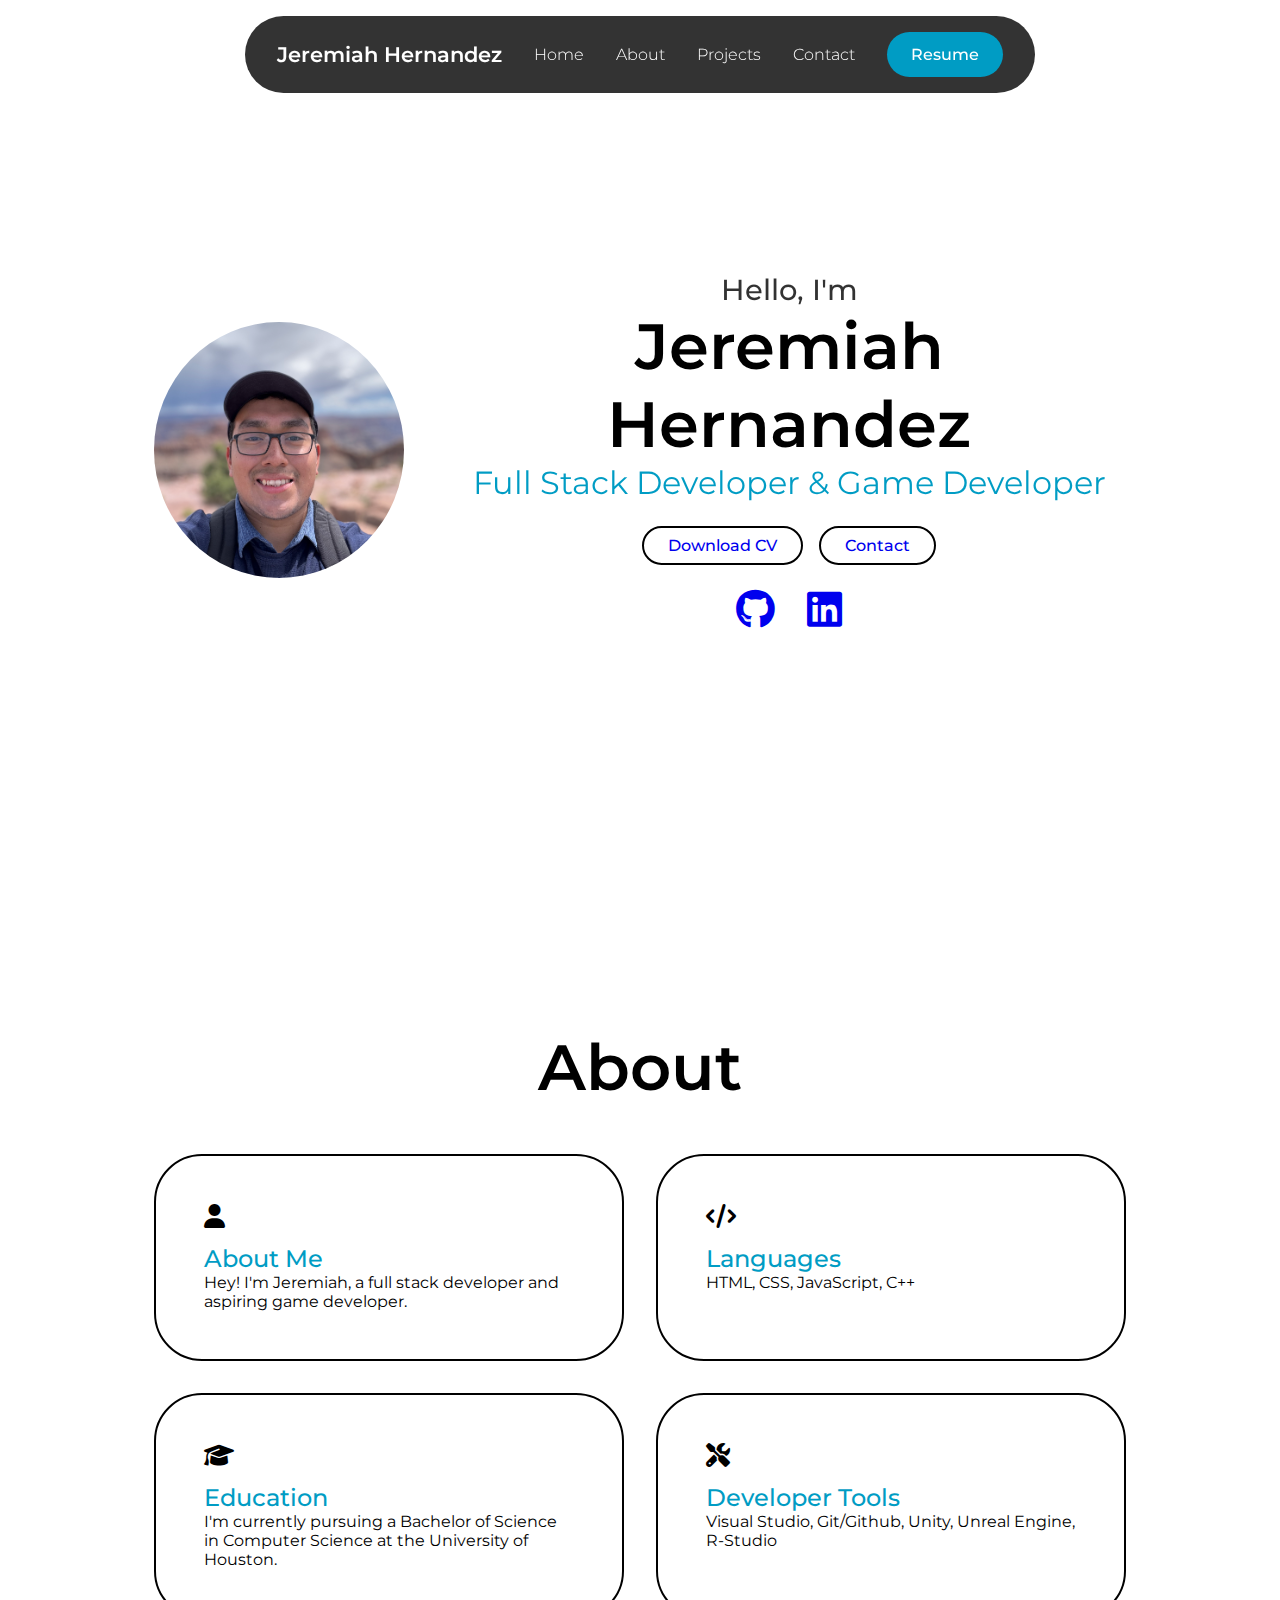
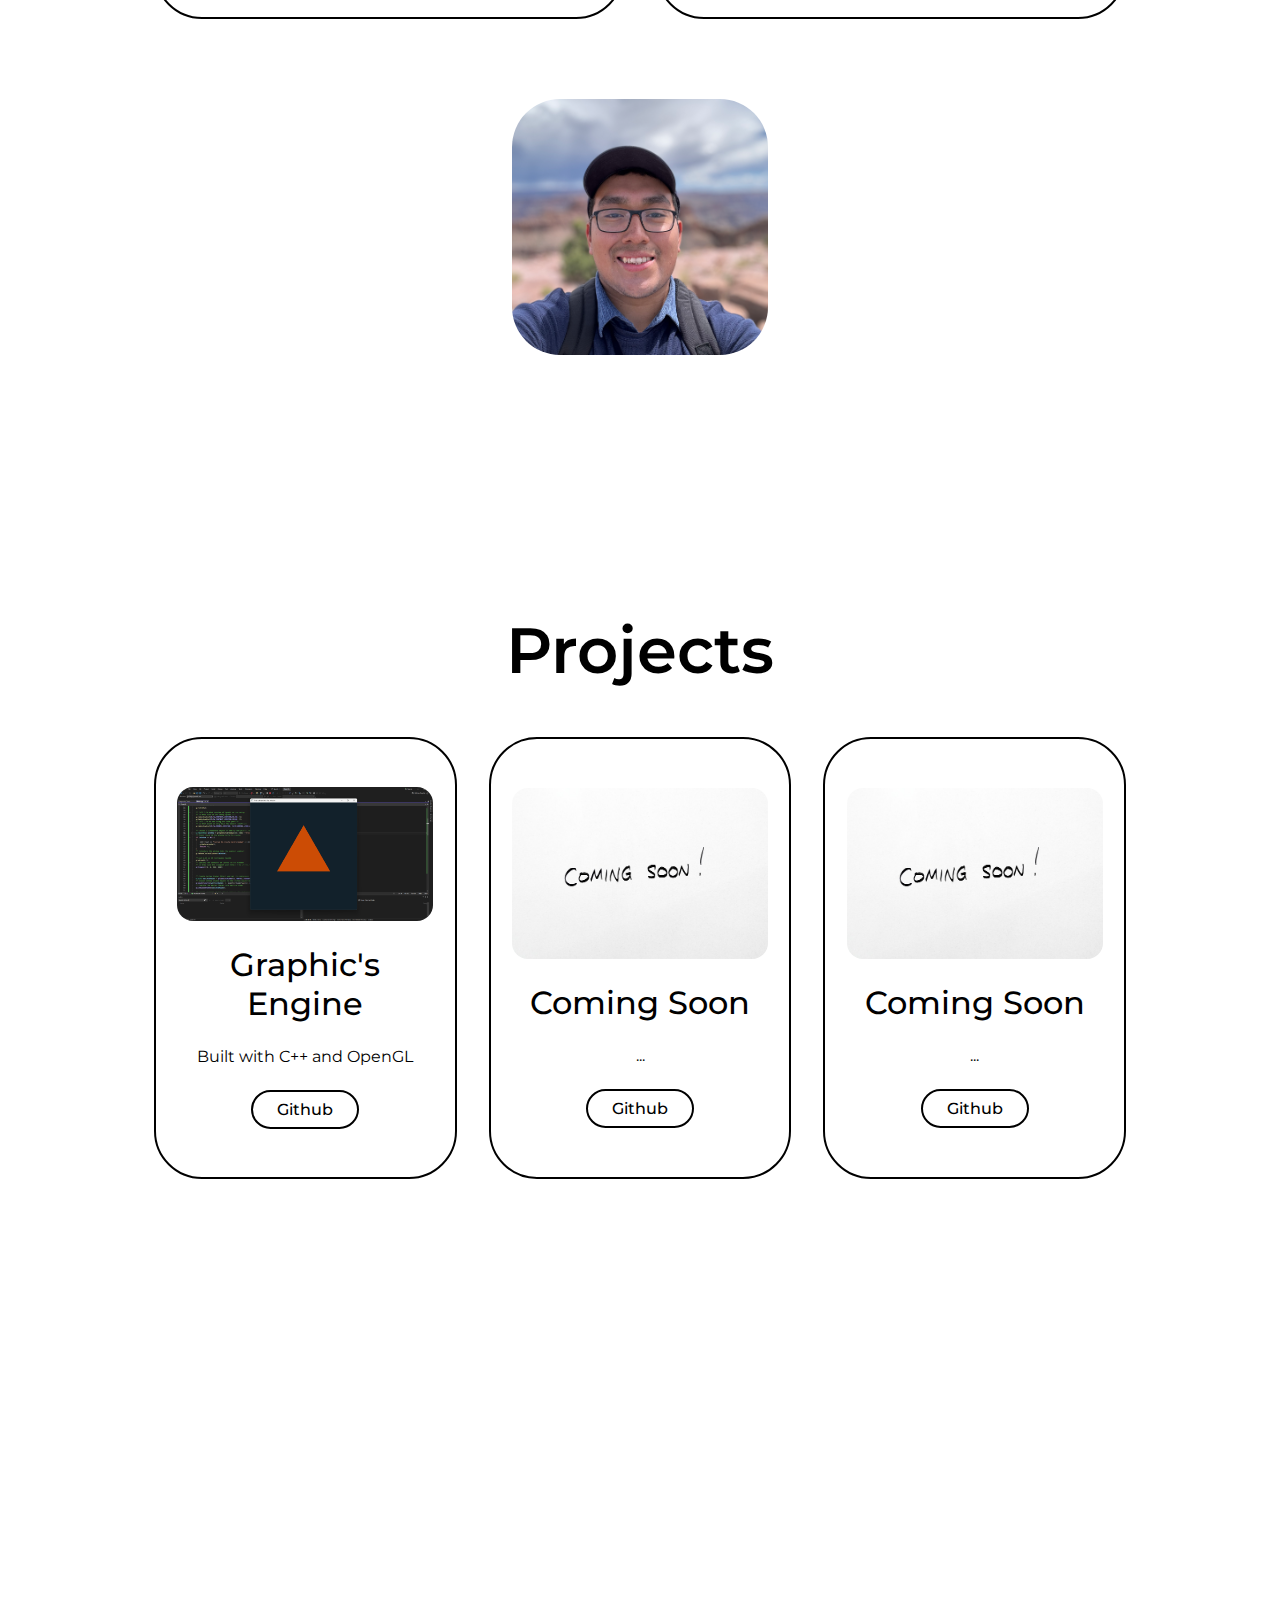
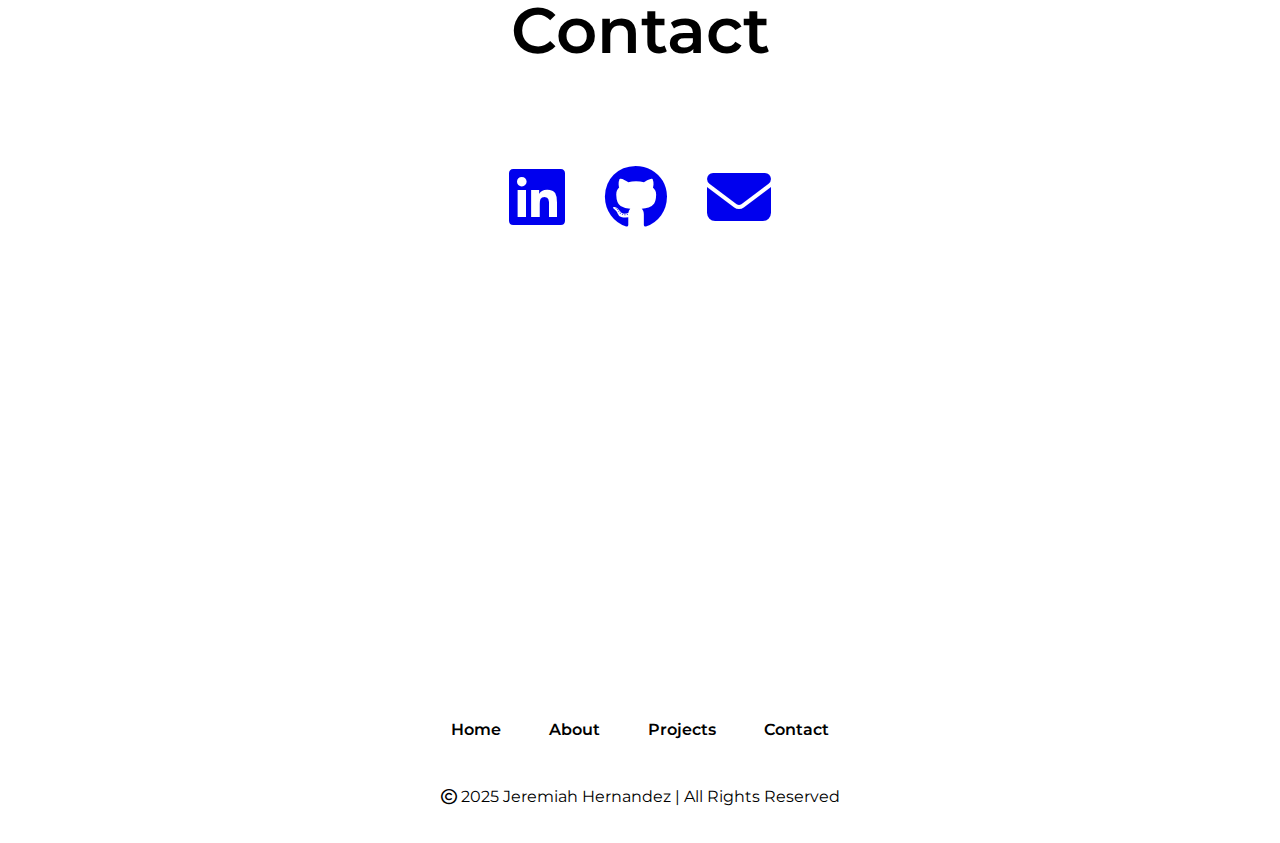
<file: index.html>
<!DOCTYPE html>
<html lang="en">
<head>
  <meta charset="UTF-8">
  <meta name="viewport" content="width=device-width, initial-scale=1.0">
  <title>Jeremiah Portfolio</title>
  <link rel="stylesheet" href="style.css">
  <link rel="stylesheet" href="https://cdnjs.cloudflare.com/ajax/libs/font-awesome/6.7.2/css/all.min.css" integrity="sha512-Evv84Mr4kqVGRNSgIGL/F/aIDqQb7xQ2vcrdIwxfjThSH8CSR7PBEakCr51Ck+w+/U6swU2Im1vVX0SVk9ABhg==" crossorigin="anonymous" referrerpolicy="no-referrer" />
  <script src="https://cdn.emailjs.com/dist/email.min.js"></script>
</head>
<body>

  <!-- HEADER SECTION -->
  <header class="header">
    <a href="#" class="logo"><span>Jeremiah Hernandez</span></a>
    <ul class="nav-links">
      <li><a href="#home">Home</a></li>
      <li><a href="#about">About</a></li>
      <li><a href="#projects">Projects</a></li>
      <li><a href="#contact">Contact</a></li>
    </ul>
    <i class="fa-solid fa-bars" id="menu-icon"></i>
    <button class="resume-btn" onclick="window.open('Physical Resume.pdf', '_blank')">Resume</button>
  </header>

  <!-- HOME SECTION -->
  <section id="home" class="home">
    <div class="home-container">

      <img src="img/selfie.jpg" alt="">

      <div class="info-box">

        <div class="home-content">
          <h3>Hello, I'm</h3>
          <h1>Jeremiah Hernandez</h1>
          <span>Full Stack Developer & Game Developer</span>
        </div>

        <div class="btn-group">
          <a href="Physical Resume.pdf" download><div class="btn">Download CV</div></a>
          <a href="https://mail.google.com/mail/u/0/?fs=1&tf=cm&source=mailto&to=jerehernandez004@gmail.com" target="_blank"><div class="btn">Contact</div></a>
        </div>
  
        <div class="socials">
          <a href="https://github.com/jerehernandez004" target="_blank"><i class="fa-brands fa-github"></i></a>
          <a href="https://www.linkedin.com/in/jh004/" target="_blank"><i class="fa-brands fa-linkedin"></i></a>
        </div>

      </div>
    </div>
  </section>

  <!-- ABOUT SECTION -->
  <section id="about" class="about">
    <h1 class="section-title">About</h1>
    <div class="about-info">
      <div class="grid">

        <div class="grid-card">
          <i class="fa-solid fa-user"></i>
          <span>About Me</span>
          <p>
            Hey! I'm Jeremiah, a full stack developer and aspiring game developer.
          </p>
        </div>

        <div class="grid-card">
          <i class="fa-solid fa-code"></i>
          <span>Languages</span>
          <p>
            HTML, CSS, JavaScript, C++
          </p>
        </div>

        <div class="grid-card">
          <i class="fa-solid fa-graduation-cap"></i>
          <span>Education</span>
          <p>
            I'm currently pursuing a Bachelor of Science in Computer Science at the University of Houston.
          </p>
        </div>

        <div class="grid-card">
          <i class="fa-solid fa-screwdriver-wrench"></i>
          <span>Developer Tools</span>
          <p>
            Visual Studio, Git/Github, Unity, Unreal Engine, R-Studio
          </p>
        </div>

      </div>
      <img src="img/selfie.jpg" alt="">
    </div>
  </section>

  <!-- PROJECTS SECTION -->
  <section id="projects" class="projects">
    <h1 class="section-title">Projects</h1>
    <div class="projects-grid">
        
      <div class="project-card">
        <img src="img/project1.png" alt="">
        <h3>Graphic's Engine</h3>
        <p>
          Built with C++ and OpenGL
        </p>
        <div>
          <div class="btn">Github</div>
        </div>
      </div>

      <div class="project-card">
        <img src="img/projectSoon.jpeg" alt="">
        <h3>Coming Soon</h3>
        <p>
          ...
        </p>
        <div>
          <div class="btn">Github</div>
        </div>
      </div>

      <div class="project-card">
        <img src="img/projectSoon.jpeg" alt="">
        <h3>Coming Soon</h3>
        <p>
          ...
        </p>
        <div>
          <div class="btn">Github</div>
        </div>
      </div>

    </div>
  </section>

  <!-- CONTACT SECTION -->
  <section id="contact" class="contact">
    <div class="input-box">
      <h1 class="section-title">Contact</h1>
      <div class="input">
        <a class="fa-brands fa-linkedin" href="https://www.linkedin.com/in/jh004/" target="_blank"></a>
        <a class="fa-brands fa-github" href="https://github.com/jerehernandez004" target="_blank"></a>
        <a class="fa-solid fa-envelope" href="https://mail.google.com/mail/u/0/?fs=1&tf=cm&source=mailto&to=jerehernandez004@gmail.com" target="_blank"></a>
      </div>
    </div>
  </section>

  <!-- FOOTER SECTION -->
  <footer>
    <ul>
      <li><a href="#home">Home</a></li>
      <li><a href="#about">About</a></li>
      <li><a href="#projects">Projects</a></li>
      <li><a href="#contact">Contact</a></li>
    </ul>
    <p class="copyright"><i class="fa-regular fa-copyright"></i>
      2025 Jeremiah Hernandez | All Rights Reserved</p>
  </footer>

  <script src="script.js"></script>
</body>
</html>
</file>
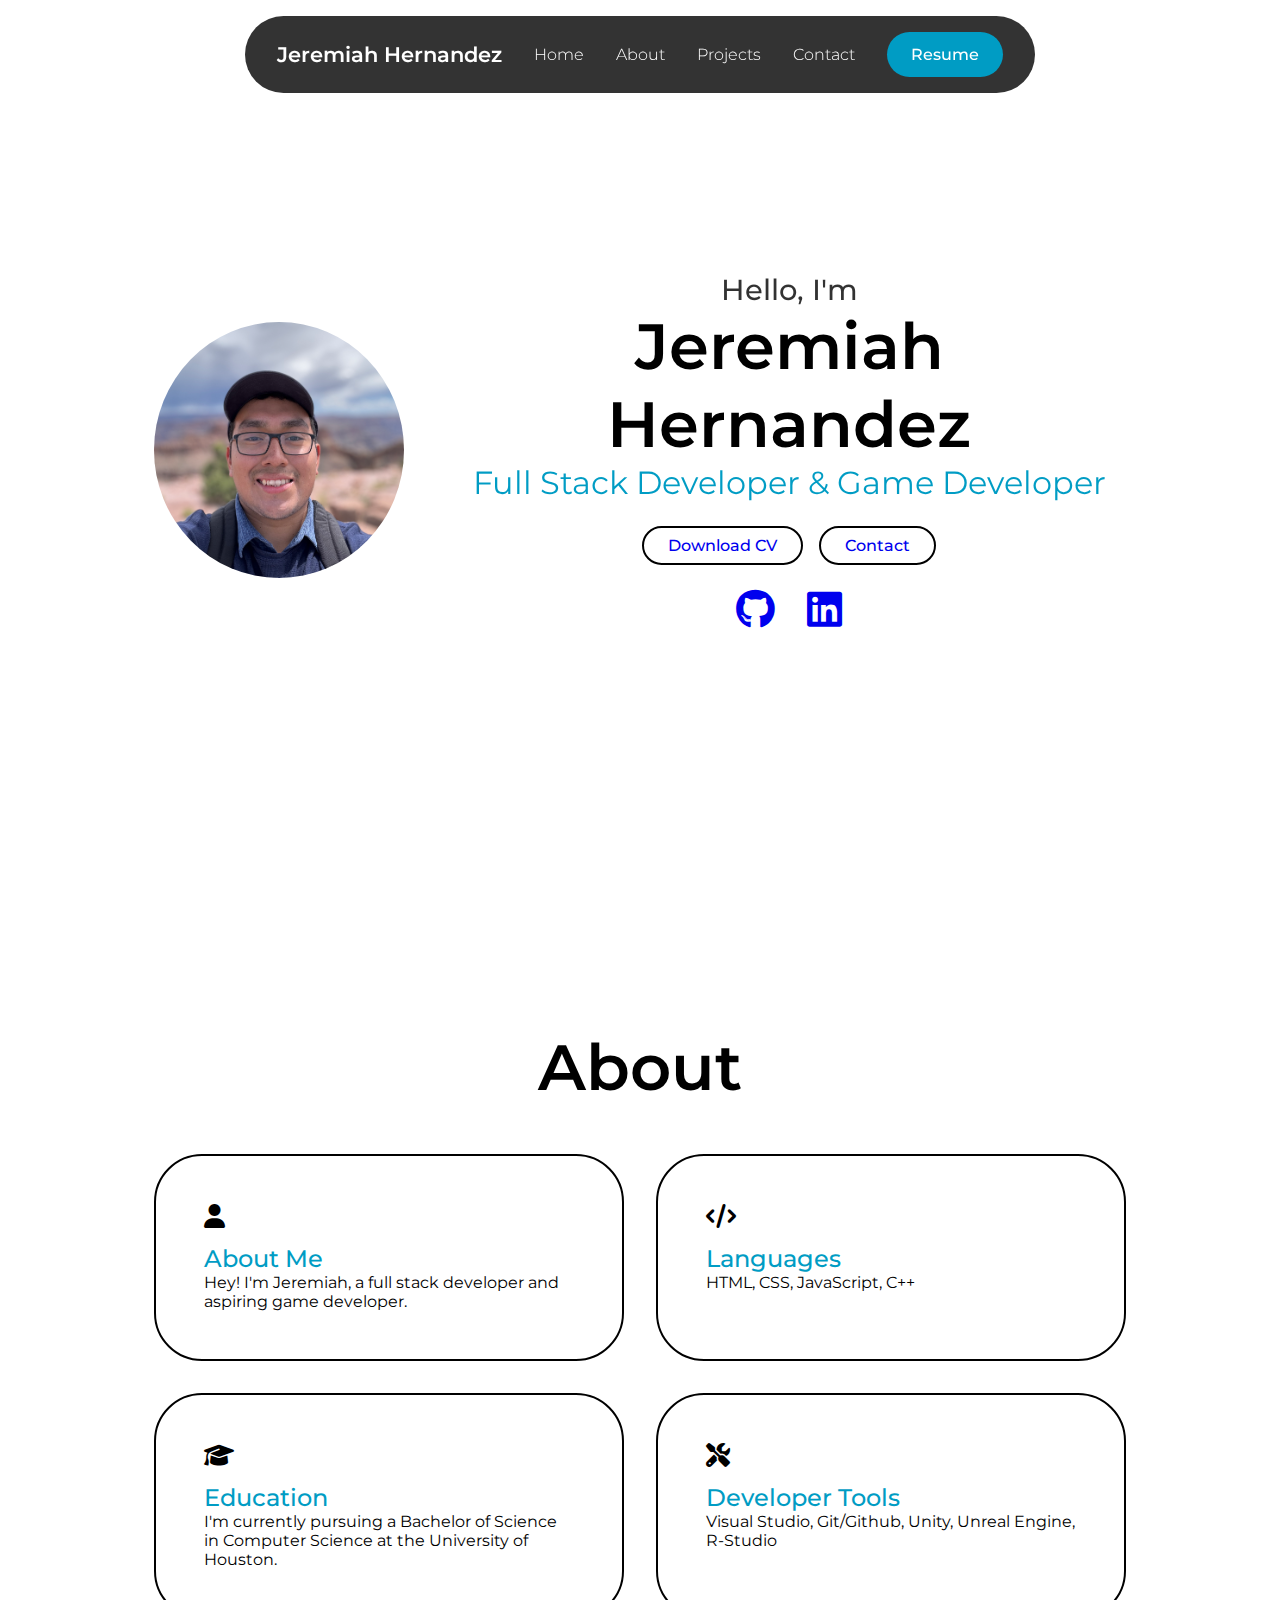
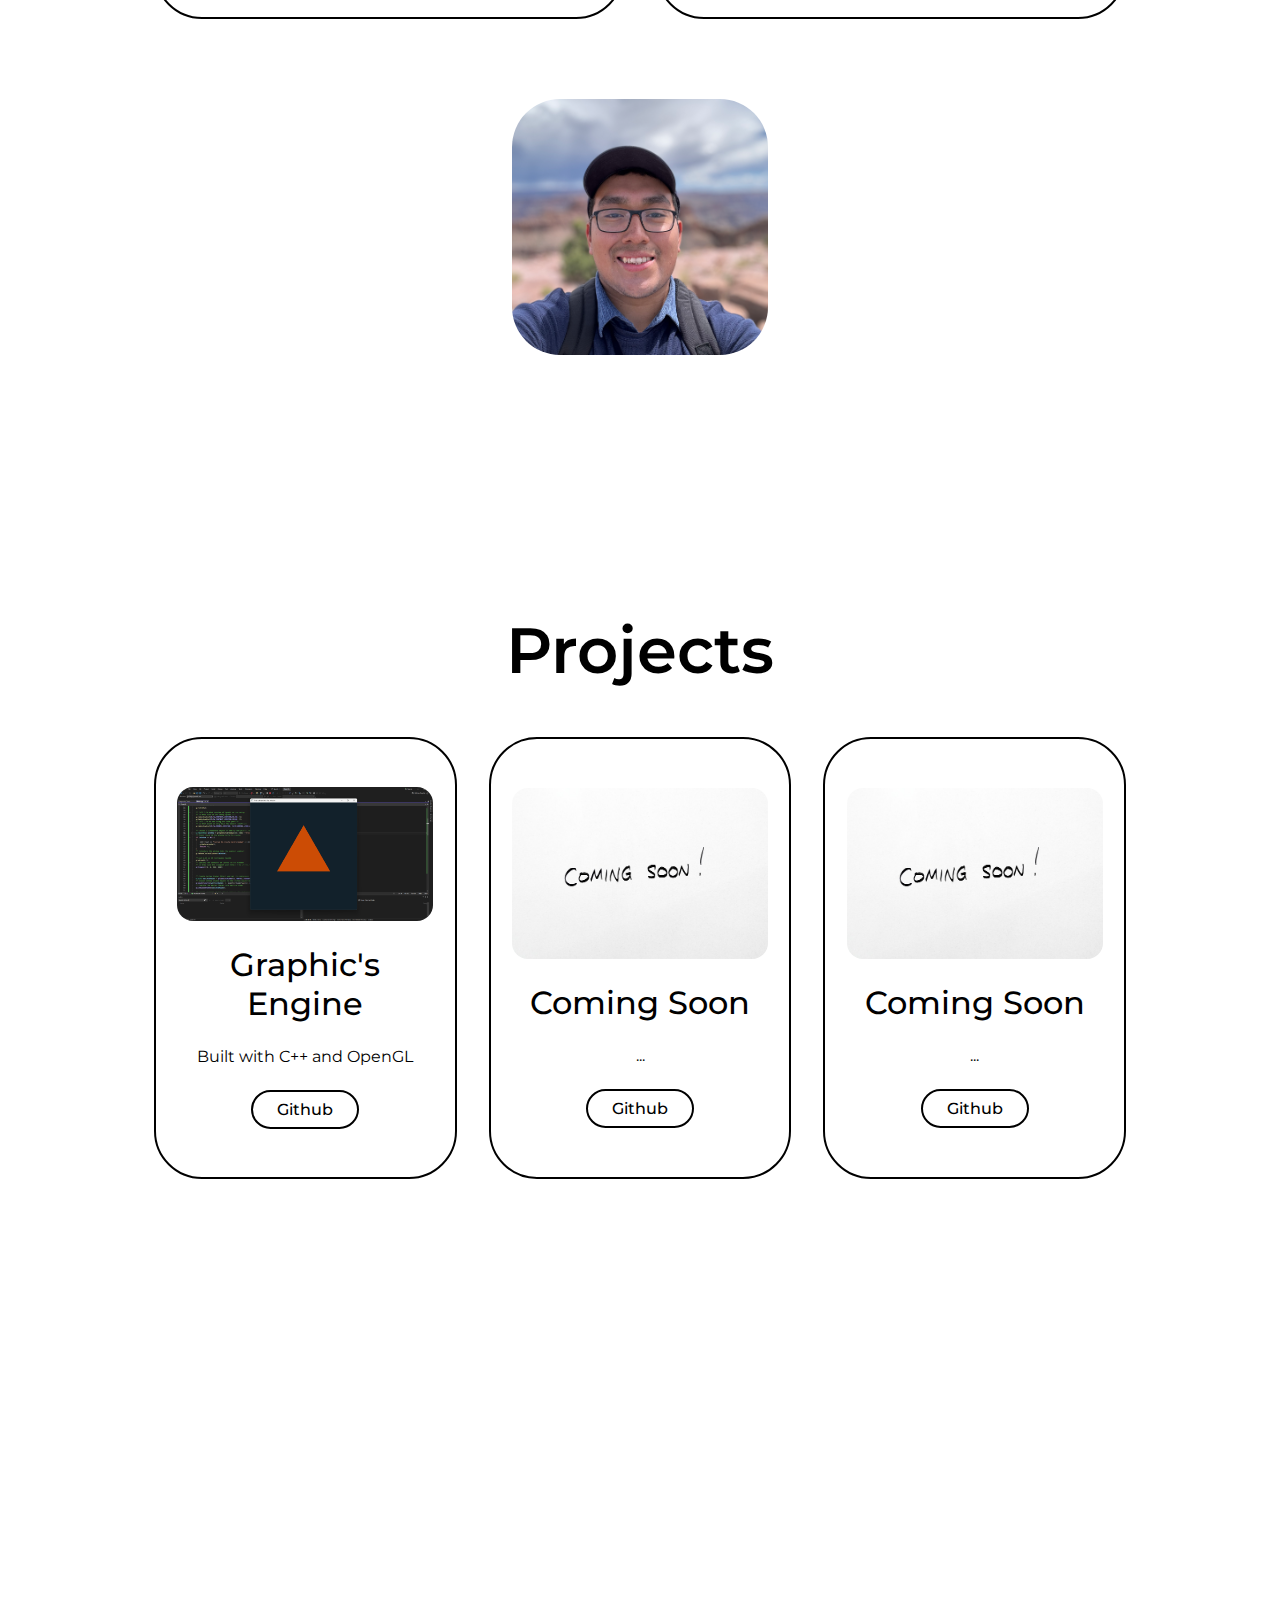
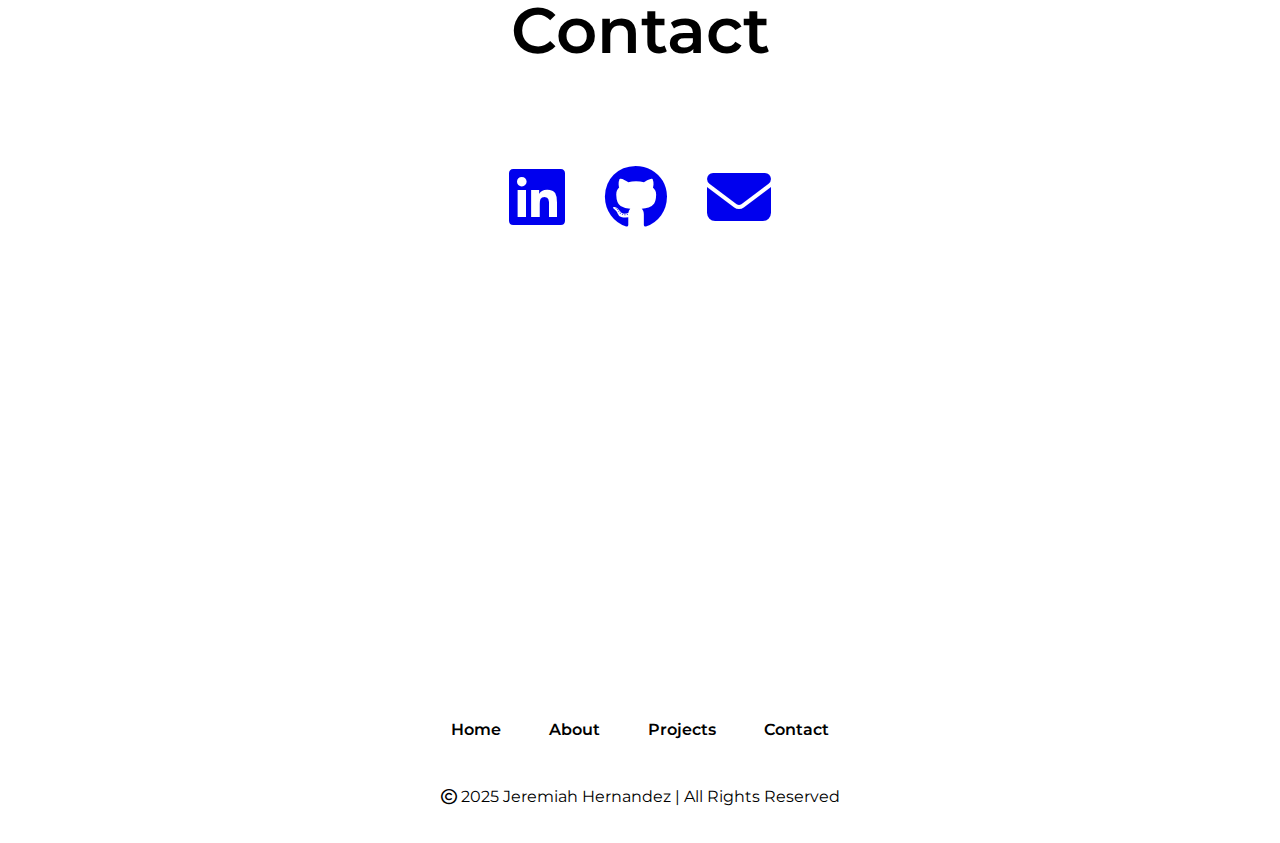
<file: portfolio.html>
<!DOCTYPE html>
<html lang="en">
<head>
  <meta charset="UTF-8">
  <meta name="viewport" content="width=device-width, initial-scale=1.0">
  <title>Jeremiah Portfolio</title>
  <link rel="stylesheet" href="style.css">
  <link rel="stylesheet" href="https://cdnjs.cloudflare.com/ajax/libs/font-awesome/6.7.2/css/all.min.css" integrity="sha512-Evv84Mr4kqVGRNSgIGL/F/aIDqQb7xQ2vcrdIwxfjThSH8CSR7PBEakCr51Ck+w+/U6swU2Im1vVX0SVk9ABhg==" crossorigin="anonymous" referrerpolicy="no-referrer" />
  <script src="https://cdn.emailjs.com/dist/email.min.js"></script>
</head>
<body>

  <!-- HEADER SECTION -->
  <header class="header">
    <a href="#" class="logo"><span>Jeremiah Hernandez</span></a>
    <ul class="nav-links">
      <li><a href="#home">Home</a></li>
      <li><a href="#about">About</a></li>
      <li><a href="#projects">Projects</a></li>
      <li><a href="#contact">Contact</a></li>
    </ul>
    <i class="fa-solid fa-bars" id="menu-icon"></i>
    <button class="resume-btn" onclick="window.open('Physical Resume.pdf', '_blank')">Resume</button>
  </header>

  <!-- HOME SECTION -->
  <section id="home" class="home">
    <div class="home-container">

      <img src="img/selfie.jpg" alt="">

      <div class="info-box">

        <div class="home-content">
          <h3>Hello, I'm</h3>
          <h1>Jeremiah Hernandez</h1>
          <span>Full Stack Developer & Game Developer</span>
        </div>

        <div class="btn-group">
          <a href="Physical Resume.pdf" download><div class="btn">Download CV</div></a>
          <a href="https://mail.google.com/mail/u/0/?fs=1&tf=cm&source=mailto&to=jerehernandez004@gmail.com" target="_blank"><div class="btn">Contact</div></a>
        </div>
  
        <div class="socials">
          <a href="https://github.com/jerehernandez004" target="_blank"><i class="fa-brands fa-github"></i></a>
          <a href="https://www.linkedin.com/in/jh004/" target="_blank"><i class="fa-brands fa-linkedin"></i></a>
        </div>

      </div>
    </div>
  </section>

  <!-- ABOUT SECTION -->
  <section id="about" class="about">
    <h1 class="section-title">About</h1>
    <div class="about-info">
      <div class="grid">

        <div class="grid-card">
          <i class="fa-solid fa-user"></i>
          <span>About Me</span>
          <p>
            Hey! I'm Jeremiah, a full stack developer and aspiring game developer.
          </p>
        </div>

        <div class="grid-card">
          <i class="fa-solid fa-code"></i>
          <span>Languages</span>
          <p>
            HTML, CSS, JavaScript, C++
          </p>
        </div>

        <div class="grid-card">
          <i class="fa-solid fa-graduation-cap"></i>
          <span>Education</span>
          <p>
            I'm currently pursuing a Bachelor of Science in Computer Science at the University of Houston.
          </p>
        </div>

        <div class="grid-card">
          <i class="fa-solid fa-screwdriver-wrench"></i>
          <span>Developer Tools</span>
          <p>
            Visual Studio, Git/Github, Unity, Unreal Engine, R-Studio
          </p>
        </div>

      </div>
      <img src="img/selfie.jpg" alt="">
    </div>
  </section>

  <!-- PROJECTS SECTION -->
  <section id="projects" class="projects">
    <h1 class="section-title">Projects</h1>
    <div class="projects-grid">
        
      <div class="project-card">
        <img src="img/project1.png" alt="">
        <h3>Graphic's Engine</h3>
        <p>
          Built with C++ and OpenGL
        </p>
        <div>
          <div class="btn">Github</div>
        </div>
      </div>

      <div class="project-card">
        <img src="img/projectSoon.jpeg" alt="">
        <h3>Coming Soon</h3>
        <p>
          ...
        </p>
        <div>
          <div class="btn">Github</div>
        </div>
      </div>

      <div class="project-card">
        <img src="img/projectSoon.jpeg" alt="">
        <h3>Coming Soon</h3>
        <p>
          ...
        </p>
        <div>
          <div class="btn">Github</div>
        </div>
      </div>

    </div>
  </section>

  <!-- CONTACT SECTION -->
  <section id="contact" class="contact">
    <div class="input-box">
      <h1 class="section-title">Contact</h1>
      <div class="input">
        <a class="fa-brands fa-linkedin" href="https://www.linkedin.com/in/jh004/" target="_blank"></a>
        <a class="fa-brands fa-github" href="https://github.com/jerehernandez004" target="_blank"></a>
        <a class="fa-solid fa-envelope" href="https://mail.google.com/mail/u/0/?fs=1&tf=cm&source=mailto&to=jerehernandez004@gmail.com" target="_blank"></a>
      </div>
    </div>
  </section>

  <!-- FOOTER SECTION -->
  <footer>
    <ul>
      <li><a href="#home">Home</a></li>
      <li><a href="#about">About</a></li>
      <li><a href="#projects">Projects</a></li>
      <li><a href="#contact">Contact</a></li>
    </ul>
    <p class="copyright"><i class="fa-regular fa-copyright"></i>
      2025 Jeremiah Hernandez | All Rights Reserved</p>
  </footer>

  <script src="script.js"></script>
</body>
</html>
</file>
<file: style.css>
@import url('https://fonts.googleapis.com/css2?family=Montserrat:ital,wght@0,100..900;1,100..900&family=Open+Sans:ital,wght@0,300..800;1,300..800&display=swap');

/* GENERAL SECTION */

* {
  margin: 0;
  padding: 0;
  box-sizing: border-box;
  font-family: "Montserrat", sans-serif;
  text-decoration: none;
  scroll-behavior: smooth;
  list-style: none;
}

section {
  min-height: 100vh;
  padding: 8rem 12%;
  width: 100%;
  position: relative;
}

:root {
  --hv-color: #009cc4;
}

/* HEADER SECTION */

header {
  position: fixed;
  top: 1rem;
  left: 50%;
  transform: translateX(-50%);
  display: flex;
  align-items: center;
  justify-content: center;
  gap: 5rem;
  background-color: rgba(0, 0, 0, 0.8);
  backdrop-filter: blur(8px);
  color: white;
  padding: 0.5rem 1.5rem;
  border-radius: 3rem;
  z-index: 1000;
}

.logo {
  color: white;
  font-size: 1.3rem;
  font-weight: 600;
  text-wrap: nowrap;
  transition: 0.3s ease-in-out;
}

.logo:hover {
  transform: scale(1.1);
}

.nav-links {
  display: flex;
  gap: 2rem;
}

.nav-links li a {
  position: relative;
  color: white;
  font-weight: 300;
}

.nav-links li a::before {
  position: absolute;
  content: '';
  width: 0;
  left: 0;
  height: 5px;
  top: 25px;
  border-radius: 1rem;
  transition: 0.3s ease-in-out;
  background-color: var(--hv-color);
}

.nav-links li a:hover::before {
  width: 100%;
}

.resume-btn {
  padding: 0.8rem 1.5rem;
  border-radius: 3rem;
  border: none;
  font-weight: 500;
  font-size: 1rem;
  color: white;
  cursor: pointer;
  text-wrap: nowrap;
  transition: 0.3s ease-in-out;
  background-color: var(--hv-color);
}

.resume-btn:hover {
  background-color: var(--hv-color);
  transform: scale(1.03);
}

#menu-icon {
  font-size: 2rem;
  display: none;
  cursor: pointer;
}

/* HOME SECTION */

.home {
  display: flex;
  align-items: center;
  justify-content: center;
}

.home-container {
  display: flex;
  align-items: center;
  justify-content: center;
  gap: 10rem;
}

.home img {
  width: 20vw;
  height: 20vw;
  object-fit: cover;
  border-radius: 50%;
}

.info-box {
  display: flex;
  flex-direction: column;
  text-align: center;
  justify-content: center;
  align-items: center;
  gap: 1.5rem;
}

.info-box h3 {
  font-size: 1.8rem;
  font-weight: 500;
  opacity: 0.8;
}

.info-box h1 {
  font-size: 4rem;
  font-weight: 600;
}

.info-box span {
  background-color: var(--hv-color);
  background-clip: text;
  color: transparent;
  font-size: 2rem;
}

.btn-group {
  display: flex;
  gap: 1rem;
}

.btn-group a:visited {
  text-decoration: none;
  color: currentColor;
}

.btn:hover {
  background-color: black;
  color: white;
}

.socials {
  display: flex;
  gap: 2rem;
}

.socials i {
  font-size: 2.5rem;
  cursor: pointer;
  transition: 0.2s ease-in-out;
}

.socials i:hover {
  transform: scale(1.1);
}

.socials a:visited {
  text-decoration: none;
  color: currentColor;
}

/* ABOUT SECTION */

.section-title {
  text-align: center;
  font-size: 4rem;
  font-weight: 600;
  margin-bottom: 3rem;
}

.about-info {
  display: flex;
  align-items: center;
  justify-content: center;
  gap: 5rem;
}

.about-info img {
  width: 20vw;
  height: 20vw;
  object-fit: cover;
  border-radius: 3rem;
}

.grid {
  display: grid;
  grid-template-columns: repeat(2, 1fr);
  gap: 2rem;
}

.grid-card {
  border: 2px solid black;
  border-radius: 3rem;
  padding: 3rem;
  display: flex;
  flex-direction: column;
  align-items: baseline;
  justify-content: left;
  cursor: pointer;
  transition: 0.2s ease-in-out;
}

.grid-card:hover {
  transform: scale(1.02);
  background-color: black;
  color: white;
}

.grid-card i {
  font-size: 1.5rem;
  margin-bottom: 1rem;
}

.grid-card span {
  font-size: 1.5rem;
  font-weight: 500;
  color: var(--hv-color);
}

/* PROJECT SECTION */

.projects-grid {
  display: grid;
  grid-template-columns: repeat(auto-fit, minmax(300px, 1fr));
  gap: 2rem;
} 

.project-card {
  padding: 3rem 2rem;
  display: flex;
  flex-direction: column;
  align-items: center;
  justify-content: center;
  text-align: center;
  gap: 1.5rem;
  border: 2px solid black;
  border-radius: 3rem;
  cursor: pointer;
  transition: 0.3s ease-in-out;
}

.project-card:hover {
  background-color: black;
  color: white;
  transform: translateY(-10px)scale(1.02);
}

.project-card img {
  width: 20vw;
  border-radius: 1rem;
}

.btn {
  border-radius: 3rem;
  padding: 0.5rem 1.5rem;
  border: 2px solid black;
  cursor: pointer;
  font-weight: 500;
  text-wrap: nowrap;
  transition: 0.2s ease-in-out;
}

.project-card:hover .btn {
  border: 2px solid white;
  color: white;
}

.project-card:hover .btn:hover {
  border: 2px solid white;
  background-color: white;
  color: black;
}

.project-card h3 {
  font-size: 2rem;
  font-weight: 500;
}

/* CONTACT SECTION */

.input-box {
  display: flex;
  flex-direction: column;
  align-items: center;
  justify-content: center;
  text-align: center;
  margin-top: 5rem;
  gap: 2rem;
}

.input {
  display: flex;
  align-items: center;
  justify-content: center;
  gap: 2.5rem;
  padding: 1rem 2rem;
  width: 50%;
}

.input a {
  font-size: 4rem;
  transition: .3s ease-in-out;
}

.input a:visited {
  text-decoration: none;
  color: currentColor;
}

.input a:hover {
  transform: scale(1.1);
}


/* FOOTER SECTION */

footer {
  bottom: 0;
  left: 0;
  height: 10rem;
  width: 100%;
  display: flex;
  flex-direction: column;
  gap: 1rem;
  align-items: center;
  justify-content: center;
}

footer ul {
  display: flex;
  gap: 3rem;
  align-items: center;
}

footer ul li a {
  color: black;
  font-weight: 600;
}

.copyright {
  font-size: 300;
  margin-top: 2rem;
}

/* MEDIA QUERIES */

@media(max-width:1280px) {
  header {
    padding: 1rem 2rem;
    gap: 2rem;
  }
  .home .home-container {
    gap: 3rem;
  }
  .about-info {
    flex-direction: column;
  }
}

@media(max-width:768px) {
  header {
    gap: 1rem;
    padding: 1rem 1rem;
  }
  header .logo {
    font-size: 1rem;
  }
  header .resume-btn {
    display: none;
  }
  .home-container {
    flex-direction: column;
  }
  .grid {
    grid-template-columns: repeat(1,1fr);
  }
  .about-info img {
    width: 70vw;
    height: 70vw;
    object-fit: cover;
  }
}

@media(max-width:600px) {
  header #menu-icon {
    display: block;
  }
  .nav-links {
    position: absolute;
    top: 100%;
    margin-top: 1rem;
    width: 100%;
    padding: 1rem;
    color: white;
    display: flex;
    flex-direction: column;
    text-align: center;
    background: rgba(0, 0, 0, 0.9);
    border-radius: 3rem;
    display: none;
  }
  .nav-links li {
    padding: 1rem;
    margin-top: 1.5rem;
  }
  .nav-links.active {
    display: block;
  }
  header {
    padding: 1rem 5rem;
    gap: 8rem;
  }
  header .logo {
    font-size: 1.5rem;
  }
  .home-container img {
    width: 80vw;
    height: 80vw;
    object-fit: cover;
  }
  footer ul {
    gap: 1rem;
  }
}

@media(max-width:428px) {
  header {
    padding: 1rem 2rem;
    gap: 5rem;
  }
  header .logo {
    font-size: 1.3rem;
  }
  header .resume-btn {
    display: none;
  }
  .home-container {
    flex-direction: column;
  }
  .grid {
    grid-template-columns: repeat(1,1fr);
  }
  .about-info img {
    width: 70vw;
    height: 70vw;
    object-fit: cover;
  }
  footer ul {
    gap: 1rem;
  }
}
</file>
